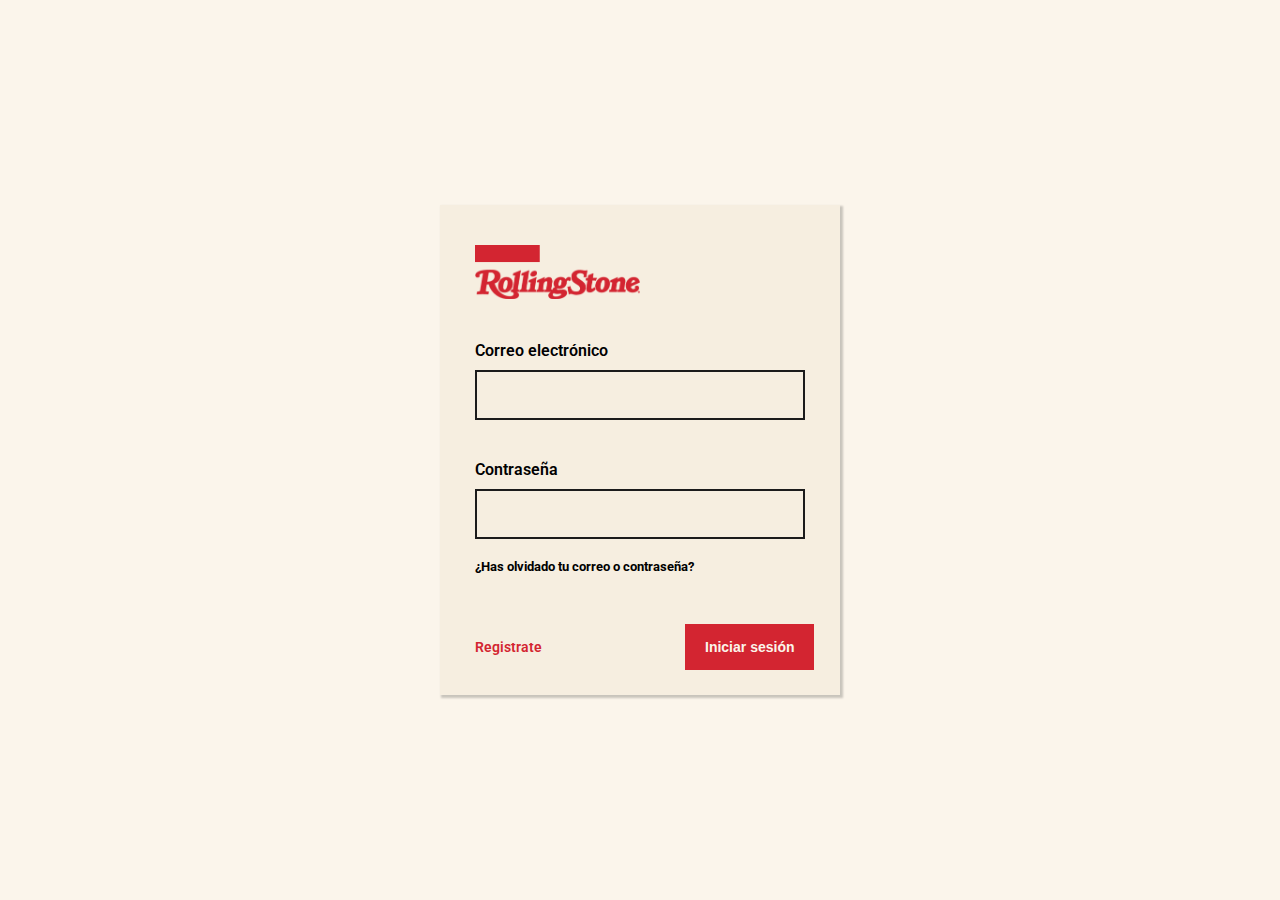
<file: inicio-sesion.html>
﻿<!DOCTYPE html>
<html lang="en" dir="ltr">
<head>
    <meta charset="utf-8">
    <title>Iniciar sesion</title>
    <link type="text/css" rel="stylesheet" href="css/main.css">
    <link type="text/css" rel="stylesheet" href="css/inicio-sesion.css">
</head>

<body>
    <!-- Contenedor -->
    <div class="contenedor-this">
        <div class="contenedor-inicio-sesion">
          <a href="index.html"><img src="img/inicio-sesion/lg-rolling-stone-inicio-sesion.png" alt="Logo de Rolling Stone"></a>
            <!-- Cotenido -->
            <form class="formulario" action="" method="post">
                <!-- Input's -->
                <h3>Correo electrónico</h3>
                <div class="input-contenedor">
                    <input type="text" name="" value="">
                </div>
                <h3>Contraseña</h3>
                <div class="input-contenedor">
                    <input type="password" name="" value="">
                </div>
                <p>¿Has olvidado tu correo o contraseña?</p>
                <!-- Botones -->
                <div class="botones">
                    <h4>Registrate</h4>
                    <a href="perfil.html"><input type="button" name="" value="Iniciar sesión" class="boton"></a>
                </div>
            </form>
        </div>
    </div>
</body>
</html>
</file>
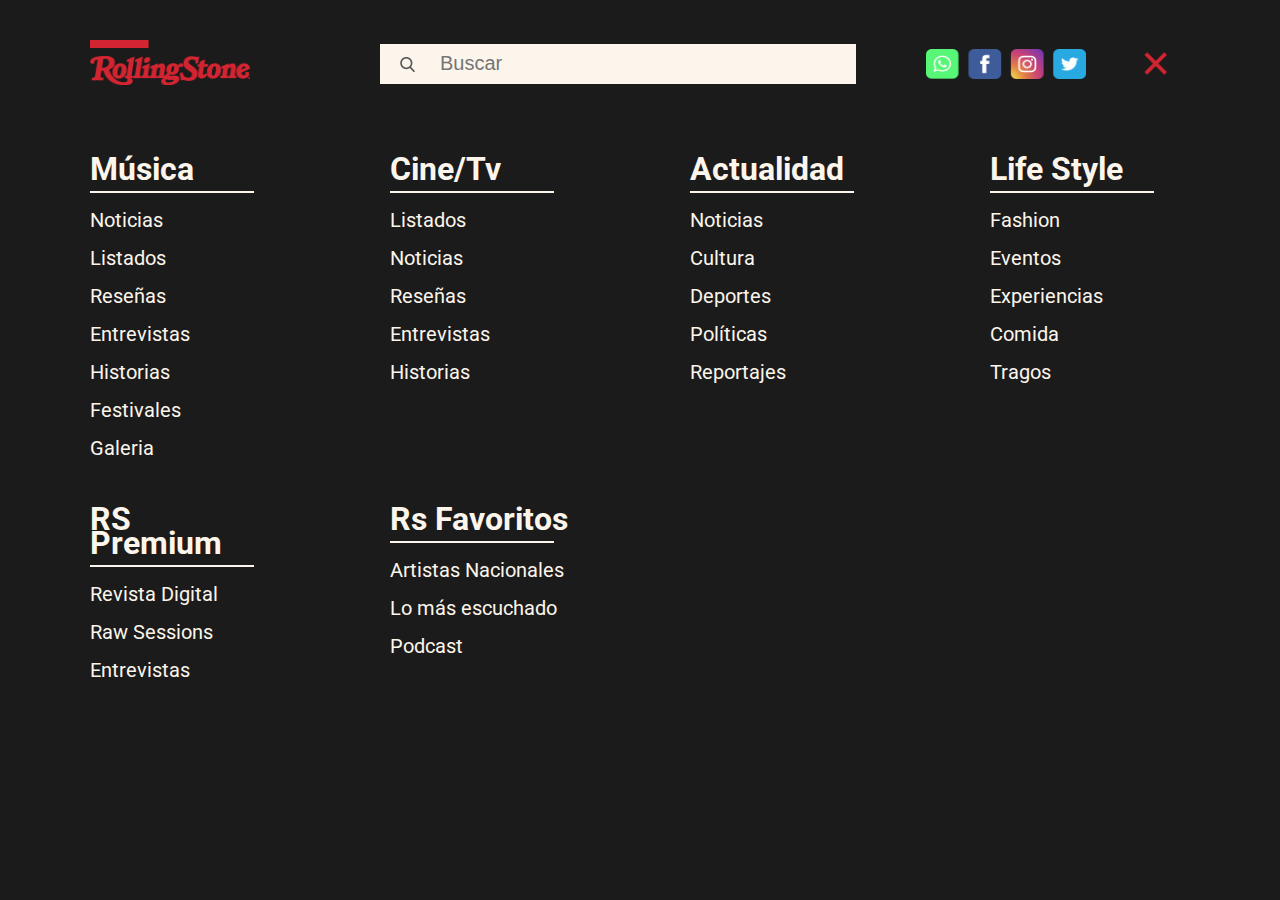
<file: menu-hamburguesa.html>
﻿<!DOCTYPE html>
<html lang="en" dir="ltr">
<head>
  <meta charset="utf-8">
  <title>Menú</title>
  <link type="text/css" rel="stylesheet" href="css/main.css">
  <link type="text/css" rel="stylesheet" href="css/menu-hamburguesa.css">
</head>

<body>
        <!-- Barra de navegación -->
        <nav class="contenedor-this">
            <a href="index.html"><img src="img/menu-hamburguesa/lg-rolling-stone.png" alt="Logo de Rolling Stone" class="lg-rolling-stone"></a>
            <div class="input-contenedor">
                <img src="img/menu-hamburguesa/buscar.png" alt="Buscar" class="buscar-icon">
                <input type="text" name="" value="" placeholder="Buscar">
            </div>
            <img src="img/menu-hamburguesa/redes-sociales.png" alt="Redes sociales" class="redes-sociales">
            <a href="index.html"><img src="img/menu-hamburguesa/cerrar.png" alt="Logo de Rolling Stone" class="cerrar"></a>
        </nav>

        <!-- Secciones -->
        <div class="menu-secciones-container contenedor">
            <!-- Footer v1-->
            <div class="menu-grid">
                <div class="menu-seccion">
                    <div><a href="seccion-musica.html"><h4>Música</h4></a></div>
                    <div><img src="img/menu-hamburguesa/linea-crema-secciones.png" /></div>
                    <div><h5>Noticias</h5></div>
                    <div><h5>Listados</h5></div>
                    <div><h5>Reseñas</h5></div>
                    <div><h5>Entrevistas</h5></div>
                    <div><a href="seccion-musica-historia.html"><h5>Historias</h5></a></div>
                    <div><h5>Festivales</h5></div>
                    <div><h5>Galeria</h5></div>
                </div>
                <div class="menu-seccion">
                    <div><h4>Cine/Tv</h4></div>
                    <div><img src="img/menu-hamburguesa/linea-crema-secciones.png" /></div>
                    <div><h5>Listados</h5></div>
                    <div><h5>Noticias</h5></div>
                    <div><h5>Reseñas</h5></div>
                    <div><h5>Entrevistas</h5></div>
                    <div><h5>Historias</h5></div>
                </div>
                <div class="menu-seccion">
                    <div><h4>Actualidad</h4></div>
                    <div><img src="img/menu-hamburguesa/linea-crema-secciones.png" /></div>
                    <div><h5>Noticias</h5></div>
                    <div><h5>Cultura</h5></div>
                    <div><h5>Deportes</h5></div>
                    <div><h5>Políticas</h5></div>
                    <div><h5>Reportajes</h5></div>
                </div>
                <div class="menu-seccion">
                    <div><h4>Life Style</h4></div>
                    <div><img src="img/menu-hamburguesa/linea-crema-secciones.png" /></div>
                    <div><h5>Fashion</h5></div>
                    <div><h5>Eventos</h5></div>
                    <div><h5>Experiencias</h5></div>
                    <div><h5>Comida</h5></div>
                    <div><h5>Tragos</h5></div>
                </div>
                <div class="menu-seccion">
                    <div><h4>RS Premium</h4></div>
                    <div><img src="img/menu-hamburguesa/linea-crema-secciones.png" /></div>
                    <div><h5>Revista Digital</h5></div>
                    <div><h5>Raw Sessions</h5></div>
                    <div><h5>Entrevistas</h5></div>
                </div>
                <div class="menu-seccion">
                    <div><h4>Rs Favoritos</h4></div>
                    <div><img src="img/menu-hamburguesa/linea-crema-secciones.png" /></div>
                    <div><h5>Artistas Nacionales</h5></div>
                    <div><h5>Lo más escuchado</h5></div>
                    <div><h5>Podcast</h5></div>
                </div>
            </div>
        </div>
</body>
</html>
</file>
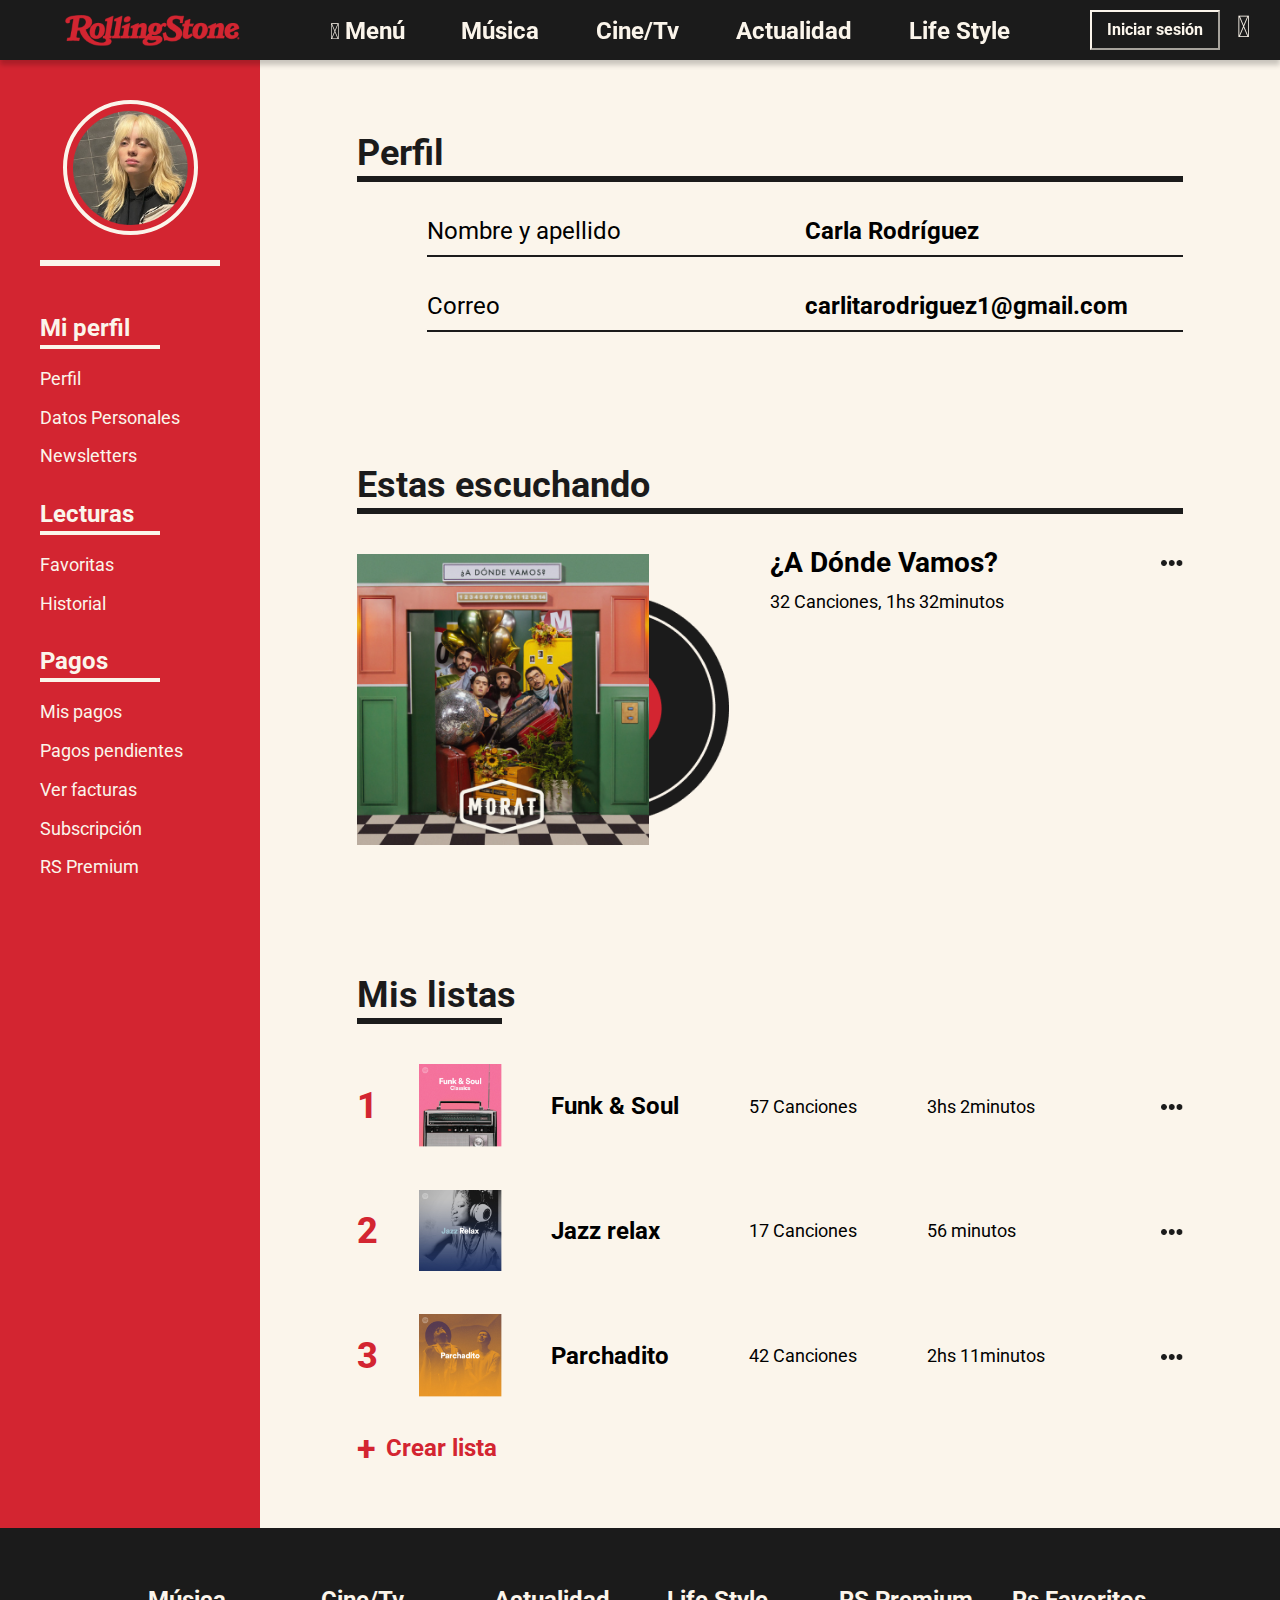
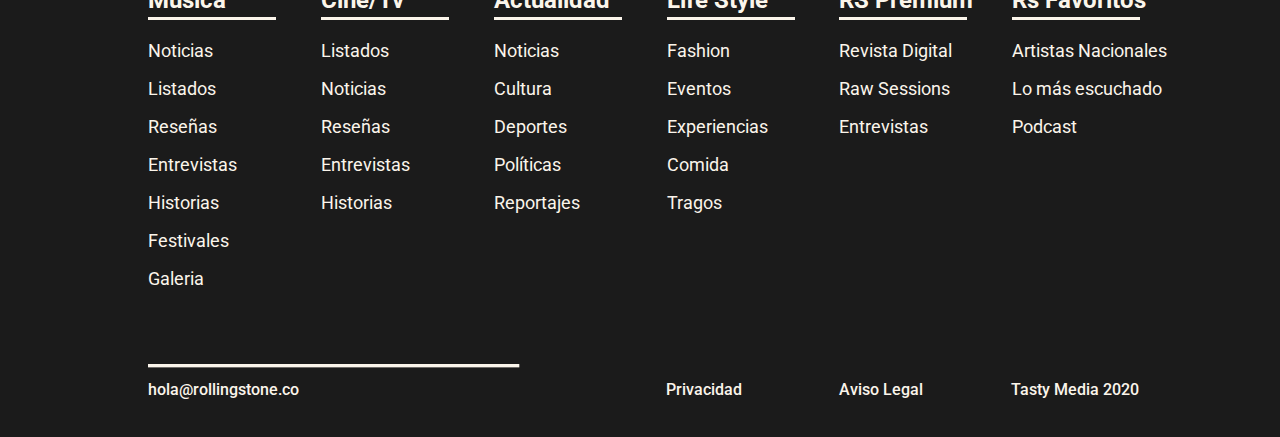
<file: perfil.html>
﻿<!DOCTYPE html>

<html lang="es">
<head>
    <meta charset="utf-8">
    <meta http-equiv="Content-Type" content="text/html" charset="utf-8" />

    <title>Perfil</title>

    <!-- Normalize -->
    <link rel="preload" href="css/normalize.css" as="style" />
    <link rel="stylesheet" href="css/normalize.css" />

    <!-- CloudFlare Libreria -->
    <link rel="stylesheet" href="https://cdnjs.cloudflare.com/ajax/libs/font-awesome/5.15.3/css/all.min.css"
          integrity="sha512-iBBXm8fW90+nuLcSKlbmrPcLa0OT92xO1BIsZ+ywDWZCvqsWgccV3gFoRBv0z+8dLJgyAHIhR35VZc2oM/gI1w=="
          crossorigin="anonymous" />
    <!-- icon libreria -->
    <link rel="stylesheet" href="https://cdnjs.cloudflare.com/ajax/libs/font-awesome/4.7.0/css/font-awesome.min.css">

    <!-- Fuentes -->
    <style>
        @import url('https://fonts.googleapis.com/css2?family=Roboto:wght@100&family=Rubik:wght@800&display=swap');
        @import url('https://fonts.googleapis.com/css2?family=Roboto:wght@300;400;500;700;900&display=swap');
    </style>

    <!-- Estilos -->
    <link type="text/css" rel="stylesheet" href="css/main.css">
    <link type="text/css" rel="stylesheet" href="css/perfil.css">
</head>


<body>
    <header>
        <nav id="menuHorizontal">
            <div class="barraMenu">
                <a href="index.html"><img src="img/home/logo-small.png" alt="logo Rolling Stone" /></a>
                <div class="barraMenu__menu">
                    <a href="menu-hamburguesa.html"><h3><i class="fas fa-bars"></i>Menú</h3></a>
                    <a href="seccion-musica.html"><h3>Música</h3></a>
                    <h3>Cine/Tv</h3>
                    <h3>Actualidad</h3>
                    <h3>Life Style</h3>
                </div>

                <div class="barraMenu__sesion">
                    <button href="perfil.html">Iniciar sesión</button>
                    <i class="fas fa-sort-down"></i>
                </div>
            </div>
        </nav>
    </header>


    <div class="main">
        <div class="lateral">
            <div class="lateral__imagen-perfil">
                <img src="img/perfil/imagen-de-perfil.png" />
            </div>
            <div class="lateral__linea-imagen"></div>

            <div class="lateral__lista">
                <h4>Mi perfil</h4>
                <div></div><!--Linea-->
                <ul>
                    <li>Perfil</li>
                    <li>Datos Personales</li>
                    <li>Newsletters</li>
                </ul>
            </div>

            <div class="lateral__lista">
                <h4>Lecturas</h4>
                <div></div><!--Linea-->
                <ul>
                    <li>Favoritas</li>
                    <li>Historial</li>
                </ul>
            </div>

            <div class="lateral__lista">
                <h4>Pagos</h4>
                <div></div><!--Linea-->
                <ul>
                    <li>Mis pagos</li>
                    <li>Pagos pendientes</li>
                    <li>Ver facturas</li>
                    <li>Subscripción</li>
                    <li>RS Premium</li>
                </ul>
            </div>
        </div>

        <div class="contenedor">
            <!-- Pefil -->
            <div class="perfil">
                <div class="seccion__titulo">
                    <h4>Perfil</h4>
                    <div></div><!--Linea-->
                </div>
                <div class="perfil__datos">
                    <p>Nombre y apellido</p>
                    <h4>Carla Rodríguez</h4>
                    <div></div><!--Linea-->
                    <p>Correo</p>
                    <h4>carlitarodriguez1@gmail.com</h4>
                    <div></div><!--Linea-->
                </div>
            </div>

            <!-- Musica-Spotify -->
            <div class="musica">
                <div class="seccion__titulo">
                    <h4>Estas escuchando</h4>
                    <div></div><!--Linea-->
                </div>
                <div class="musica__album">
                    <div class="musica__album__portada"><img src="img/perfil/album-disco.png"></div>

                    <div class="musica__album__titulo">
                        <h4>¿A Dónde Vamos?</h4>
                        <img src="img/perfil/opciones.png">
                        <p>32 Canciones, 1hs 32minutos</p>
                        <iframe src="https://open.spotify.com/embed/album/01R2vYq9iDhn4ZXtM5dd7i?theme=0" width="50" height="50" frameBorder="0" allowtransparency="true" allow="encrypted-media"></iframe>
                    </div>
                </div>
            </div>

            <!-- Mis Playlist -->
            <div class="listas">
                <div class="seccion__titulo">
                    <h4>Mis listas</h4>
                    <div id="mini-linea"></div><!--Linea-->
                </div>

                <div class="listas__flex">
                    <div class="listas__grid">
                        <div><h4>1</h4></div>
                        <div><img src="img/perfil/album-1.png"></div>
                        <div><h5>Funk & Soul</h5></div>
                        <div><p>57 Canciones</p></div>
                        <div><p>3hs 2minutos</p></div>
                        <div><img src="img/perfil/opciones.png"></div>
                    </div>

                    <div class="listas__grid">
                        <div><h4>2</h4></div>
                        <div><img src="img/perfil/album-2.png"></div>
                        <div><h5>Jazz relax</h5></div>
                        <div><p>17 Canciones</p></div>
                        <div><p>56 minutos</p></div>
                        <div><img src="img/perfil/opciones.png"></div>
                    </div>

                    <div class="listas__grid">
                        <div><h4>3</h4></div>
                        <div><img src="img/perfil/album-3.png"></div>
                        <div><h5>Parchadito</h5></div>
                        <div><p>42 Canciones</p></div>
                        <div><p>2hs 11minutos</p></div>
                        <div><img src="img/perfil/opciones.png"></div>
                    </div>
                </div>

                <div class="listas__crear">
                    <h4>+</h4>
                    <p>Crear lista</p>
                </div>
            </div>
        </div><!-- end contenedor -->
    </div><!-- end main -->

    <!-- Footer v1-->
    <footer  id="footer-perfil">
        <div class="footer-flex" id="footer-flex">
            <div class="footer__seccion">
                <div><a href="seccion-musica.html"><h4>Música</h4></a></div>
                <div><img src="img/footer/linea crema-2mm.png" /></div>
                <div><h5>Noticias</h5></div>
                <div><h5>Listados</h5></div>
                <div><h5>Reseñas</h5></div>
                <div><h5>Entrevistas</h5></div>
                <div><a href="seccion-musica-historia.html"><h5>Historias</h5></a></div>
                <div><h5>Festivales</h5></div>
                <div><h5>Galeria</h5></div>
            </div>
            <div class="footer__seccion">
                <div><h4>Cine/Tv</h4></div>
                <div><img src="img/footer/linea crema-2mm.png" /></div>
                <div><h5>Listados</h5></div>
                <div><h5>Noticias</h5></div>
                <div><h5>Reseñas</h5></div>
                <div><h5>Entrevistas</h5></div>
                <div><h5>Historias</h5></div>
            </div>
            <div class="footer__seccion">
                <div><h4>Actualidad</h4></div>
                <div><img src="img/footer/linea crema-2mm.png" /></div>
                <div><h5>Noticias</h5></div>
                <div><h5>Cultura</h5></div>
                <div><h5>Deportes</h5></div>
                <div><h5>Políticas</h5></div>
                <div><h5>Reportajes</h5></div>
            </div>
            <div class="footer__seccion">
                <div><h4>Life Style</h4></div>
                <div><img src="img/footer/linea crema-2mm.png" /></div>
                <div><h5>Fashion</h5></div>
                <div><h5>Eventos</h5></div>
                <div><h5>Experiencias</h5></div>
                <div><h5>Comida</h5></div>
                <div><h5>Tragos</h5></div>
            </div>
            <div class="footer__seccion">
                <div><h4>RS Premium</h4></div>
                <div><img src="img/footer/linea crema-2mm.png" /></div>
                <div><h5>Revista Digital</h5></div>
                <div><h5>Raw Sessions</h5></div>
                <div><h5>Entrevistas</h5></div>
            </div>
            <div class="footer__seccion">
                <div><h4>Rs Favoritos</h4></div>
                <div><img src="img/footer/linea crema-2mm.png" /></div>
                <div><h5>Artistas Nacionales</h5></div>
                <div><h5>Lo más escuchado</h5></div>
                <div><h5>Podcast</h5></div>
            </div>
        </div>

        <div class="footer__linea"><img src="img/footer/linea crema-4mm.png" /></div>
        <div class="footer-flex">
            <div class="footer__info"><h5>hola@rollingstone.co</h5></div>
            <div class="footer__info"><h5></h5></div>
            <div class="footer__info"><h5></h5></div>
            <div class="footer__info"><h5>Privacidad</h5></div>
            <div class="footer__info"><h5>Aviso Legal</h5></div>
            <div class="footer__info"><h5>Tasty Media 2020</h5></div>
        </div>
    </footer>
</body>
</html>
</file>
<file: css/main.css>
@import url('https://fonts.googleapis.com/css2?family=Archivo+Black&family=Archivo:wght@700&family=Roboto:wght@300;400;500;700&display=swap');

:root {
    --roboto: 'Roboto', sans-serif;
    --fuenteSecundaria: "Archivo", sans-serif;
    --fuenteNumeros: "Rubik", sans-serif;
    --fuenteTitular: "Archivo Black", sans-serif;
    --rojo: #D32531;
    --negro: #1B1B1B;
    --crema: #FBF5EB;
    --cardColor: #f6eee0;
    --light: 300;
    --medium: 500;
}

html {
    box-sizing: border-box;
    font-size: 10px;
}

*,
*:before,
*:after {
    box-sizing: inherit;
}

* {
    margin: 0;
    padding: 0;
}

body {
    background-color: #FBF5EB;
    font-family: var(--roboto);
}

nav {
    height: auto;
}

/*  Globales */
h1, h3, h4, h5, p, img {
    padding: 0;
    margin: 0;
}

a {
    text-decoration: none;
}

.contenedor {
    width: 110rem;
    margin: 0 auto;
    /*
    width: 77%;
    max-width: 110rem;
    */
}

/*  Utilidades */
.mostar {
    display: block;
}

.ocultar {
    display: none;
}

.border {
    border: 2px solid #00ffff;
}



/* -------------------------- Menu Horizontal ------------------------- */
.barraMenu {
    position: fixed;
    top: 0;
    z-index: 2;
    display: flex;
    flex-direction: row;
    background-color: var(--negro);
    padding-top: 1.5rem;
    width: 100%;
    height: 6rem;
    color: var(--crema);
    box-shadow: 0px 5px 5px rgba(0, 0, 0, 0.2);
}

    .barraMenu img {
        margin-left: 6.5rem;
        width: 17.5rem;
        height: 3.1rem;
    }

    .barraMenu a {
        color: var(--crema);
    }

.barraMenu__menu {
    display: flex;
    flex-direction: row;
    justify-content: space-between;
    margin: 0.2rem 0rem 0rem 7%;
    width: 68rem;
    height: auto;
}

    .barraMenu__menu i {
        /* Menu icon */
        font-size: 2.2rem;
        margin-right: 0.5rem;
    }

    .barraMenu__menu h3 {
        font-size: 2.4rem;
        line-height: 2.8rem;
        cursor: pointer;
    }

        .barraMenu__menu h3:hover {
            color: var(--rojo);
        }

.barraMenu__sesion {
    display: flex;
    flex-direction: row;
    margin-left: auto;
    margin-top: -0.5rem;
    padding-right: 3rem;
}

    .barraMenu__sesion h4 {
        font-size: 1.7rem;
        font-weight: bold;
    }

    .barraMenu__sesion button {
        background-color: var(--negro);
        border-color: var(--crema);
        color: var(--crema);
        font-size: 1.6rem;
        font-weight: bold;
        width: 13rem;
        height: 4rem;
        margin-right: 1.7rem;
    }

    .barraMenu__sesion i {
        font-size: 3rem;
    }

/*--------------------------------------------------------------- */



/* ----------------------- Reproductor -------------------------------- */
.reproductor {
    position: fixed;
    top: 6rem;
    z-index: 1;
    width: 100%;
    height: 5rem;
    display: flex;
    flex-direction: row;
    align-items: center;
    background-color: #df2e3a;
    box-shadow: 0px 3px 5px rgba(0, 0, 0, 0.2);
}

.reproductor__comandos {
    display: flex;
    flex-direction: row;
    justify-content: space-between;
    align-items: center;
    margin-left: 6.5rem;
    width: 17.5rem;
}

    .reproductor__comandos img:nth-child(1),
    .reproductor__comandos img:nth-child(5) {
        width: 1.6rem;
        height: 1.6rem;
    }

    .reproductor__comandos img:nth-child(2),
    .reproductor__comandos img:nth-child(4) {
        width: 1.4rem;
        height: 1.4rem;
    }

    .reproductor__comandos button {
        padding: 0;
        border: 0;
        background: inherit;
        cursor: pointer;
        outline: none;
        width: 3rem;
        height: 3rem;
    }

#play-icon {
    width: 100%;
    height: 100%;
}

.reproductor__musica {
    display: grid;
    grid-template-columns: 27rem 30.8rem auto;
    margin-left: 7%;
    color: var(--crema);
    align-items: center;
}

    .reproductor__musica h3 {
        font-size: 1.8rem;
        font-weight: var(--medium);
    }

.reproductor__musica__lista {
    display: flex;
    flex-direction: column;
}

.reproductor__musica__lista__comprimido {
    display: flex;
    flex-direction: row;
    align-items: center;
    cursor: pointer;
}

    .reproductor__musica__lista__comprimido img {
        width: 1.6rem;
        height: 0.8rem;
        margin-right: 0.7rem;
    }

.reproductor__musica__lista__desplegado {
    position: fixed;
    top: 6rem;
    width: 19rem;
    display: flex;
    flex-direction: column;
    margin-left: -2rem;
    height: 0rem;
    overflow: hidden;
    cursor: pointer;
}

    .reproductor__musica__lista__desplegado h3 {
        line-height: 5rem;
        padding-left: 2rem;
        background-color: var(--rojo);
    }

        .reproductor__musica__lista__desplegado h3:hover {
            background-color: var(--crema);
            font-weight: bold;
            color: var(--rojo);
        }

        .reproductor__musica__lista__desplegado h3:first-child {
            visibility: hidden;
        }



.reproductor__musica__album {
    display: flex;
    flex-direction: row;
    align-items: center;
}

    .reproductor__musica__album img {
        width: 3.5rem;
        height: auto;
        margin-right: 0.9rem;
    }

.reproductor__settings {
    margin-left: auto;
    margin-right: 3rem;
    width: 16.4rem;
    height: 1.6rem;
}
/*--------------------------------------------------------------- */



/* ---------------- Menu Horixontal de las Notas --------------------------*/
.menu-nota {
    display: flex;
    flex-direction: row;
    width: 100%;
    height: 11.4rem;
    background-color: var(--negro);
}

    .menu-nota h4 {
        margin: 6rem 3rem 3rem 3rem;
        font-family: var(--roboto);
        color: var(--crema);
        font-weight: bold;
        font-size: 24px;
    }

        .menu-nota h4:hover {
            color: var(--rojo);
        }



.menu-nota__logo img {
    margin: 3rem 3rem 3rem 6.5rem;
    width: 19.8rem;
}

.menu-nota__burger {
    display: flex;
    flex-direction: row;
}

    .menu-nota__burger img {
        margin: 6.8rem 0.6rem 3rem 3rem;
        width: 2rem;
    }

    .menu-nota__burger h4 {
        margin-left: 0;
    }

/*--------------------------------------------------------------- */





/* ------------------------PORTADA---------------------------------- */
.portada {
    /*background-image: url(../img/home/portada.png);*/
    background-repeat: no-repeat;
    background-size: cover;
    width: 100%;
    /*height: auto;*/
    height: 62rem;

    display: flex;
    flex-direction: column;
}

.portada__inicio {
    display: flex;
    flex-direction: row;
    padding: 4rem 0rem;
}

.portada__inicio-menu {
    padding: 2.7rem 0rem 0rem 3rem;
    width: 10%;
}

    .portada__inicio-menu img {
        height: 1.9rem;
    }

.portada__inicio-logo {
    margin: auto;
    padding-right: 10%;
}

    .portada__inicio-logo img {
        width: 40rem;
    }

.portada__seccion {
    position: absolute;
}

    .portada__seccion:nth-child(1) {
        top: 160px;
        left: 0;
        margin-left: 1.2rem;
        width: 11rem;
        cursor: pointer;
    }

        .portada__seccion:nth-child(1):hover {
            width: 12.5rem;
        }

    .portada__seccion:nth-child(2) {
        top: 210px;
        right: 0;
        margin-right: 3.3rem;
        width: 12.4rem;
        cursor: pointer;
    }

        .portada__seccion:nth-child(2):hover {
            width: 13.9rem;
        }

    .portada__seccion:nth-child(3) {
        top: 260px;
        left: 0;
        margin: 0.7rem;
        width: 11.4rem;
        cursor: pointer;
    }

        .portada__seccion:nth-child(3):hover {
            width: 12.9rem;
        }

    .portada__seccion:nth-child(4) {
        top: 310px;
        right: 0;
        margin-right: 1rem;
        width: 12.4rem;
        cursor: pointer;
    }

        .portada__seccion:nth-child(4):hover {
            width: 13.9rem;
        }


.portada__titulo {
    margin: auto 0rem 0rem 7.5rem;
    padding-bottom: 5rem;
    color: var(--crema);
}

    .portada__titulo h2 {
        font-family: var(--fuenteTitular);
        font-size: 6.4rem;
        line-height: 5rem;
    }

    .portada__titulo p {
        font-family: var(--fuenteSecundaria);
        font-size: 2.4rem;
        font-weight: bold;
        line-height: 2.5rem;
        margin-top: 2rem;
        width: 82.5rem;
    }

/*--------------------------------------------------------------- */





/*--------------------- Separacion con lineas --------------------------*/
.separador__lineas {
    display: flex;
    flex-direction: column;
    align-items: flex-start;
    margin-top: 6rem;
    color: var(--negro);
}

.separador__lineas-gruesa {
    width: 9.5rem;
    height: 2.4rem;
    background-color: var(--negro);
}

.separador__lineas-fina {
    width: 28rem;
    height: 0.25rem;
    background-color: var(--negro);
    margin-top: 1rem;
}

.separador__lineas h2 {
    font-style: var(--fuenteSecundaria);
    font-weight: bold;
    font-size: 4.2rem;
    line-height: 4.2rem;
    margin-top: 3rem;
    margin-bottom: 2rem;
}




/*----------------------- Tarjetas ------------------------*/
.cards {
    display: grid;
    column-gap: 4rem;
    grid-template-columns: repeat(3, 1fr);
}

.card {
    background-color: var(--cardColor);
    margin: 1rem 0 2rem;
    position: relative;
    box-shadow: 8px 8px 4px -5px rgba(0, 0, 0, 0.25);
}

.card__info {
    margin-top: -2rem;
    padding: 2rem 2rem 2rem 2.5rem;
    height: 29rem;
}

.card__img {
    width: 100%;
}

.card__titulo {
    font-size: 2.2rem;
    font-weight: bold;
    margin-top: 0.5rem;
    line-height: 1.2;
}

.card__texto {
    font-size: 1.6rem;
    line-height: 1.3;
    margin-top: 1rem;
}

.card__autor {
    font-size: 1.6rem;
    font-weight: var(--medium);
    position: absolute;
    bottom: 2rem;
}

.card__categoria {
    font-size: 1.6rem;
    font-weight: 700;
    border-bottom: solid 2px var(--negro);
    display: inline;
    position: relative;
    bottom: 0rem;
    line-height: 3.6rem;
}

.noticias__relacionadas {
    margin-bottom: 6rem;
}

/*--------------------------------------------------------------- */





/* -------------------------- Comentarios --------------------------*/
.comentarios {
    font-family: var(--roboto);
    background-color: var(--negro);
    margin: 7rem 0rem 7rem 0rem;
    padding: 6rem 10rem 6rem 10rem;
    width: auto;
    height: auto;
}

    .comentarios h3 {
        margin: 3rem 0 2.2rem 0rem;
        font-size: 4.2rem;
        font-weight: bold;
        color: var(--crema);
    }


.comentarios__linea-gruesa {
    width: 100%;
    height: 1rem;
    background-color: var(--crema);
}

#comentario__usuario {
    font-family: var(--roboto);
    font-size: 1.8rem;
    font-weight: normal;
    color: var(--crema);
    width: 42rem;
    height: 3rem;
    border: none;
    outline: none;
    border-bottom: solid 1px var(--crema);
    background-color: var(--negro);
    margin: 0;
}

#comentario__enviar {
    background: var(--negro);
    font-family: var(--roboto);
    font-size: 1.4rem;
    font-weight: 500;
    color: var(--crema);
    width: 8rem;
    height: 3rem;
    border: none;
    outline: none;
    border-bottom: solid 1px var(--crema);
    margin: 0;
    margin-left: -1rem;
}


.comentarios__numero {
    margin: 5rem 0rem 0rem 4rem;
}

    .comentarios__numero h4 {
        font-size: 2.4rem;
        font-weight: 500;
        color: var(--crema);
    }

    .comentarios__numero div {
        margin-top: 0.5rem;
        width: 17.5rem;
        height: 0.2rem;
        background-color: var(--crema);
    }


.comentarios__publicado {
    display: flex;
    flex-direction: column;
    /* CAMBIOS IMPORTANTES */
    margin: 3rem 0rem 0rem 8rem;
    width: 100%;
    max-width: 110rem;
}

    .comentarios__publicado p {
        font-size: 1.6rem;
        font-weight: normal;
        width: 42rem;
        color: var(--crema);
        line-height: 19px;
    }


.comentarios__publicado-linea {
    width: 7.6rem;
    height: 0.6rem;
    background-color: var(--crema);
}


.comentarios__publicado__info {
    display: flex;
    margin: 1rem 0rem 1rem 0rem;
}

    .comentarios__publicado__info h4 {
        margin-top: 0.5rem;
        font-size: 1.4rem;
        font-weight: bold;
        color: var(--crema);
    }

    .comentarios__publicado__info p {
        margin-left: 3rem;
        margin-top: 0.5rem;
        font-size: 1.4rem;
        font-weight: var(--light);
        color: var(--crema);
    }


.comentarios__publicado__acciones {
    display: flex;
    justify-content: flex-start;
    margin-top: 1rem;
}

    .comentarios__publicado__acciones h4 {
        margin-right: 1.5rem;
        font-size: 1.4rem;
        font-weight: var(--light);
        color: var(--crema);
        width: auto;
    }

    .comentarios__publicado__acciones p {
        margin-top: 0.2rem;
        font-size: 1.2rem;
        font-weight: normal;
        width: auto;
    }

    .comentarios__publicado__acciones img {
        height: 1.3rem;
        width: 1.25rem;
    }

.comentarios__publicado__acciones-like img {
    margin-top: 0.1rem;
    margin-right: 0.5rem;
}

.comentarios__publicado__acciones-dislike img {
    margin-top: 0.3rem;
    margin-left: 1rem;
}

/* ----------------------------------------------------- */




/* -------------------------- footer --------------------------*/
footer {
    background-color: var(--negro);
    padding: 6rem 11.6% 0rem 11.6%;
    width: auto;
    height: auto;
}

.footer-flex {
    display: flex;
    justify-content: space-between;
    max-width: 110rem;
    margin: 0rem auto;
}

.footer__seccion {
    display: flex;
    flex-direction: column;
    width: 16.6%;
}

    .footer__seccion h4 {
        margin: 0rem;
        font-size: 2.4rem;
        font-weight: bold;
        color: var(--crema);
        line-height: 2.4rem;
    }

    .footer__seccion h5 {
        margin: 0rem 0rem 2rem 0rem;
        font-size: 1.8rem;
        font-weight: normal;
        color: var(--crema);
        line-height: 1.8rem;
    }

    .footer__seccion img {
        margin: 0.5rem 0rem 2rem 0rem;
        width: 12.8rem;
        height: 0.25rem;
    }

    .footer__seccion div:nth-child(2) {
        height: 3rem;
    }


.footer__linea {
    display: flex;
    align-items: flex-end;
    margin-top: 4rem;
    height: 2rem;
    max-width: 110rem;
    margin-left: auto;
    margin-right: auto;
}

    .footer__linea img {
        width: 37.2rem;
        height: 0.4rem;
        margin-top: auto;
    }


.footer__info {
    margin: 1.5rem 0rem 4rem 0rem;
    width: 20%;
}

    .footer__info h5 {
        margin: 0;
        font-size: 1.6rem;
        font-weight: var(--medium);
        color: var(--crema);
        line-height: 1.4rem;
    }

/* ---------------------------------------------------- */
</file>
<file: css/inicio-sesion.css>
.contenedor-this {
    display: flex;
    justify-content: center;
    align-items: center;
    width: 100%;
    height: 100vh;
}


/*------------ Contenedor ------------*/
.contenedor-inicio-sesion {
    display: flex;
    flex-direction: column;
    text-align: center;
    min-width: 40rem;
    max-width: 44rem;
    width: 30%;
    height: auto;
    background-color: #F6EEE0;
    box-shadow: 2px 2px 2px 1px rgba(0, 0, 0, 0.2);
}

    .contenedor-inicio-sesion img {
        padding-left: 3.5rem;
        padding-top: 4rem;
        width: 20rem;
    }

    .contenedor-inicio-sesion a{
      width: 20rem;
    }

/*------------ Contenido ------------*/
.formulario {
    padding-left: 3.5rem;
    padding-right: 3.5rem;
}

    .formulario h3 {
        font-weight: 600;
        font-size: 16px;
        padding-top: 4rem;
        text-align: left;
    }

/*------------ Input's ------------*/
.input-contenedor input {
    background-color: #F6EEE0;
    margin-top: 1rem;
    width: 100%;
    height: 5rem;
    font-size: 18px;
    padding-left: 1rem;
    border: 2px solid #1B1B1B;
}

.formulario p {
    margin-top: 2rem;
    font-weight: bold;
    font-size: 13px;
    text-align: left;
    cursor: pointer;
}

    .formulario p:hover {
        color: var(--rojo);
    }

/*------------ Botones ------------*/
.botones {
    display: flex;
    flex-direction: row;
    justify-content: space-between;
    align-items: center;
    margin-top: 5rem;
    padding-bottom: 2.5rem;
}

    .botones h4 {
        color: var(--rojo);
        font-weight: 600;
        font-size: 14px;
        cursor: pointer;
    }

    .botones input {
        background-color: var(--rojo);
        color: var(--crema);
        font-weight: bold;
        font-size: 14px;
        border: 0;
        padding: 1.5rem 2rem 1.5rem 2rem;
        cursor: pointer;
    }

    .botones a{
      width: 12rem;
      height: 4.6rem;
    }
</file>
<file: css/menu-hamburguesa.css>
.contenedor-this {
    max-width: 110rem;
    margin-left: auto;
    margin-right: auto;
}

@media (max-width: 1400px) {
    .contenedor-this {
      padding-right: 0.8%;
    }
}

@media (min-width: 1400px) {
    .contenedor-this {
        padding-left: 0.6%;
    }
}

.menu-secciones-container {
    padding-top: 7rem;
}

body{
  background-color: var(--negro);
}

/* ------------ Barra de navegación ------------ */
nav{
  display: flex;
  flex-direction: row;
  margin-top: 4rem;
  align-items: center;

  /*
  border: 5px solid #FFF;
  */
}

    .lg-rolling-stone{
      width: 16rem;
      height: 4.5rem;
      cursor: pointer;
    }

    .redes-sociales{
      width: 16rem;
      height: 3rem;
      margin-left: 7rem;
      cursor: pointer;
    }

    .cerrar{
      width: 4rem;
      height: 4rem;
      margin-left: 5rem;
      cursor: pointer;
    }

/* ----- Buscar ----- */
nav input{
  background-color: #FBF5EB;
  color: #555555;
  font-size: 20px;
  font-weight: 500;
  border: 0px;
  padding-left: 6rem;
  width: 47.6rem;
  height: 4rem;
  outline: none;
}

    .input-contenedor{
      position: relative;
      margin-left: 13rem;
    }

    .buscar-icon{
      width: 1.5rem;
      height: 1.5rem;
      position: absolute;
      top: 13px;
      left: 2rem;
    }

/* ------------ Secciones ------------ */
.menu-grid {
 /*
  background-color: var(--rojo);
  border: 10px solid #FFF;
  */
  justify-content: space-between;
  display: grid;
  grid-template-rows: 35rem 20rem;
  grid-template-columns: 30rem 30rem 30rem 30rem;

  /*
  border: 5px solid #FFF;
  */
}

.menu-seccion {
  display: flex;
  flex-direction: column;
  width: 60%;
}

    .menu-seccion h4 {
      margin: 0rem;
      font-size: 32px;
      font-weight: bold;
      color: var(--crema);
      line-height: 2.4rem;
      cursor: pointer;
    }

    .menu-seccion h5 {
      margin: 0rem 0rem 2rem 0rem;
      font-size: 20px;
      font-weight: 400;
      color: var(--crema);
      line-height: 1.8rem;
      cursor: pointer;
    }

    .menu-seccion img {
      margin: 1rem 0rem 2rem 0rem;
      width: 16.4rem;
      height: 0.2rem;
    }

    .menu-seccion div:nth-child(2) {
      height: 3rem;
    }
</file>
<file: css/perfil.css>
:root {
    --roboto: 'Roboto', sans-serif;
    --rubik: 'Rubik', sans-serif;
    --rojo: #d32531;
    --negro: #1b1b1b;
    --crema: #fbf5eb;
    --crema: #fbf5eb;
    --medium: 500;
}

html {
    box-sizing: border-box;
    font-size: 10px;
}

*,
*:before,
*:after {
    box-sizing: inherit;
}

.main {
    display: flex;
    margin-top: 6rem;
}

.contenedor {
    width: 64.5%;
    height: auto;
    max-width: 93rem;
    margin: 0 auto;
    padding-top: 8rem;
    /*background-color: aqua;*/
}



/* --------------- Barra Lateral --------------- */
.lateral {
    width: 26rem;
    padding: 4rem;
    background-color: var(--rojo);
    display: inline-block;
}

.lateral__imagen-perfil {
    margin: 0rem auto 0rem auto;
    display: flex;
    justify-content: center;
    align-items: center;
    height: 13.5rem;
    width: 13.5rem;
    background-color: none;
    border: 4px solid var(--crema);
    border-radius: 50%;
}

    .lateral__imagen-perfil img {
        width: 11.5rem;
        height: auto;
    }

.lateral__linea-imagen {
    width: 100%;
    height: 0.6rem;
    background-color: var(--crema);
    margin: 2.5rem 0rem 5.5rem 0rem;
}

.lateral__lista {
    color: var(--crema);
}

    .lateral__lista h4 {
        font-size: 2.4rem;
        line-height: 1.4rem;
        margin-bottom: 1rem;
    }

    .lateral__lista div {
        width: 12rem;
        height: 0.4rem;
        background-color: var(--crema);
    }

    .lateral__lista ul {
        margin-bottom: 4rem;
        padding-top: 2rem;
    }

    .lateral__lista li {
        font-style: var(--roboto);
        font-size: 1.8rem;
        font-weight: normal;
        list-style-type: none;
        margin-bottom: 1.8rem;
    }


/* --------------- Titulo de seccion --------------- */
.seccion__titulo {
    color: var(--negro);
    margin-bottom: 4rem;
}

    .seccion__titulo h4 {
        font-size: 3.6rem;
        font-weight: bold;
        line-height: 2.6rem;
        margin-bottom: 1rem;
    }

    .seccion__titulo div {
        width: 100%;
        height: 0.6rem;
        background-color: var(--negro);
    }

.perfil__datos {
    display: flex;
    padding-left: 7rem;
    flex-wrap: wrap;
}

    .perfil__datos p,
    .perfil__datos h4 {
        font-size: 2.4rem;
        font-style: normal;
        line-height: 1.8rem;
        flex-basis: 50%;
        margin-bottom: 1.5rem;
    }

    .perfil__datos h4 {
        font-style: var(--medium);
    }

    .perfil__datos div {
        width: 100%;
        height: 0.19rem; /*Con "0.2" se buggea*/
        margin-bottom: 4rem;
        background-color: var(--negro);
    }



/* --------------- Musica-spotify --------------- */
.musica {
    margin-top: 10rem;
}

.musica__album {
    display: flex;
    flex-wrap: wrap;
    align-items: flex-start;
}

.musica__album__portada {
    flex-basis: 50%;
}

    .musica__album__portada img {
        width: 90%;
        height: auto;
    }

.musica__datos {
    display: flex;
    flex-direction: column;
}

.musica__album__titulo {
    display: flex;
    justify-content: space-between;
    align-items: center;
    flex-wrap: wrap;
    flex-basis: 50%;
}

    .musica__album__titulo h4 {
        font-size: 2.8rem;
        font-weight: bold;
        line-height: 1.8rem;
    }

    .musica__album__titulo img {
        width: 2.2rem;
        height: auto;
        cursor: pointer;
        /*transform: rotate(90deg);*/
    }

    .musica__album__titulo p {
        font-size: 1.8rem;
        font-weight: normal;
        flex-basis: 100%;
        margin-top: 2rem;
        margin-bottom: 3rem;
    }

    .musica__album__titulo iframe {
        width: 100%;
        height: 24rem;
    }



/* --------------- Listas --------------- */
.listas {
    margin-top: 10rem;
}

#mini-linea {
    width: 17.5%;
    height: 0.6rem;
    background-color: var(--negro);
}

.listas__flex {
    display: flex;
    flex-direction: column;
}

.listas__grid {
    display: grid;
    grid-template-columns: 7.5% 10% 30% 21.5% auto auto;
    align-items: center;
    margin-bottom: 4rem;
}

    .listas__grid div {
        /*border: 1px solid var(--rojo);*/
    }

    .listas__grid img {
        width: 100%;
        height: auto;
    }

    .listas__grid h4 {
        font-style: var(--rubik);
        font-size: 3.6rem;
        font-weight: 800;
        color: var(--rojo);
    }

    .listas__grid h5 {
        font-size: 2.4rem;
        font-weight: bold;
        padding-left: 20%;
    }

    .listas__grid p {
        font-size: 1.8rem;
        font-weight: normal;
        margin: auto;
    }

    .listas__grid div:nth-child(4),
    .listas__grid div:nth-child(5) {
        /*justify-self: center;*/
    }

    .listas__grid div:last-child {
        justify-self: end;
    }

        .listas__grid div:last-child img {
            width: 2.2rem;
            height: auto;
            cursor: pointer;
        }


.listas__crear {
    display: flex;
    align-items: center;
    cursor: pointer;
    color: var(--rojo);
    margin-top: -1rem;
    margin-bottom: 6rem;
}

    .listas__crear h4 {
        font-size: 3.4rem;
        font-weight: bold;
        margin-right: 1rem;
    }

    .listas__crear p {
        font-size: 2.4rem;
        font-weight: bold;
    }


#footer-perfil {
    /*padding-left: 7.5%;*/
    padding-right: 7.5%;
}

#footer-flex {
    min-width: 90rem;
}
</file>
